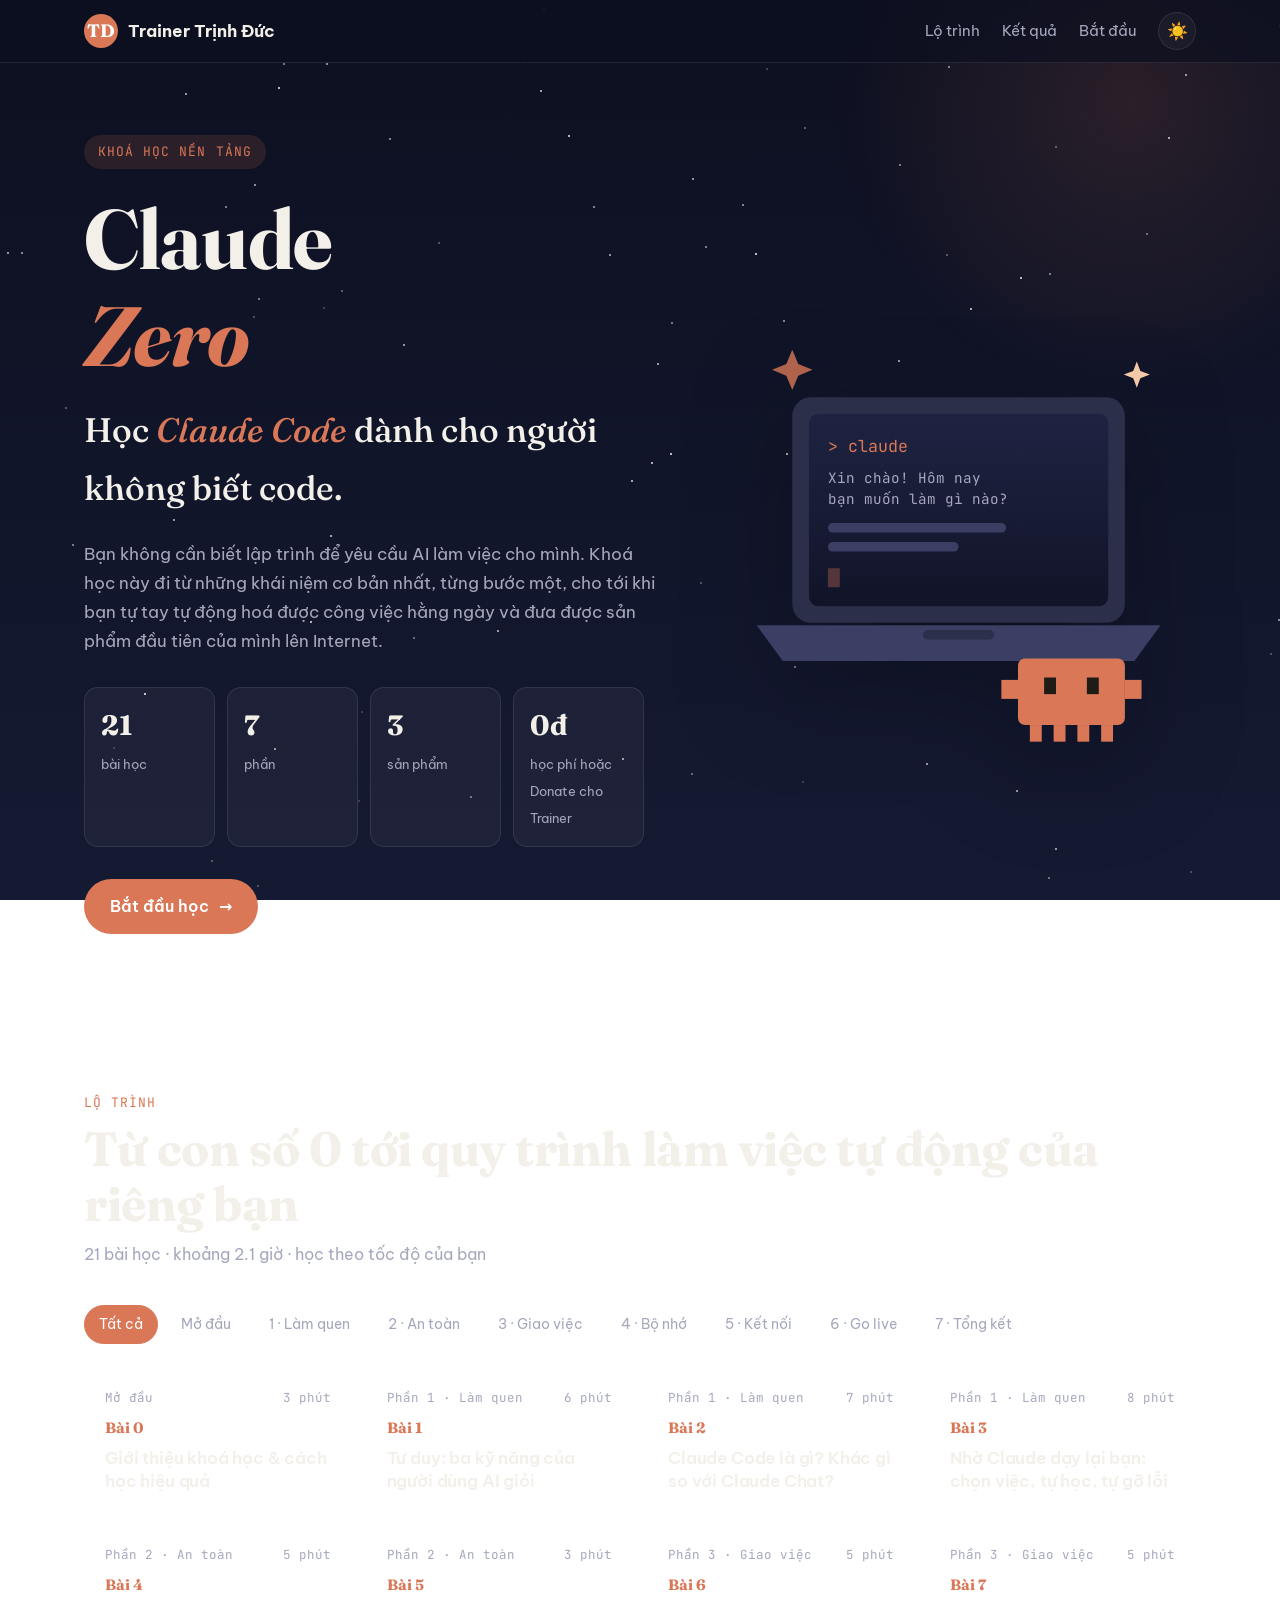
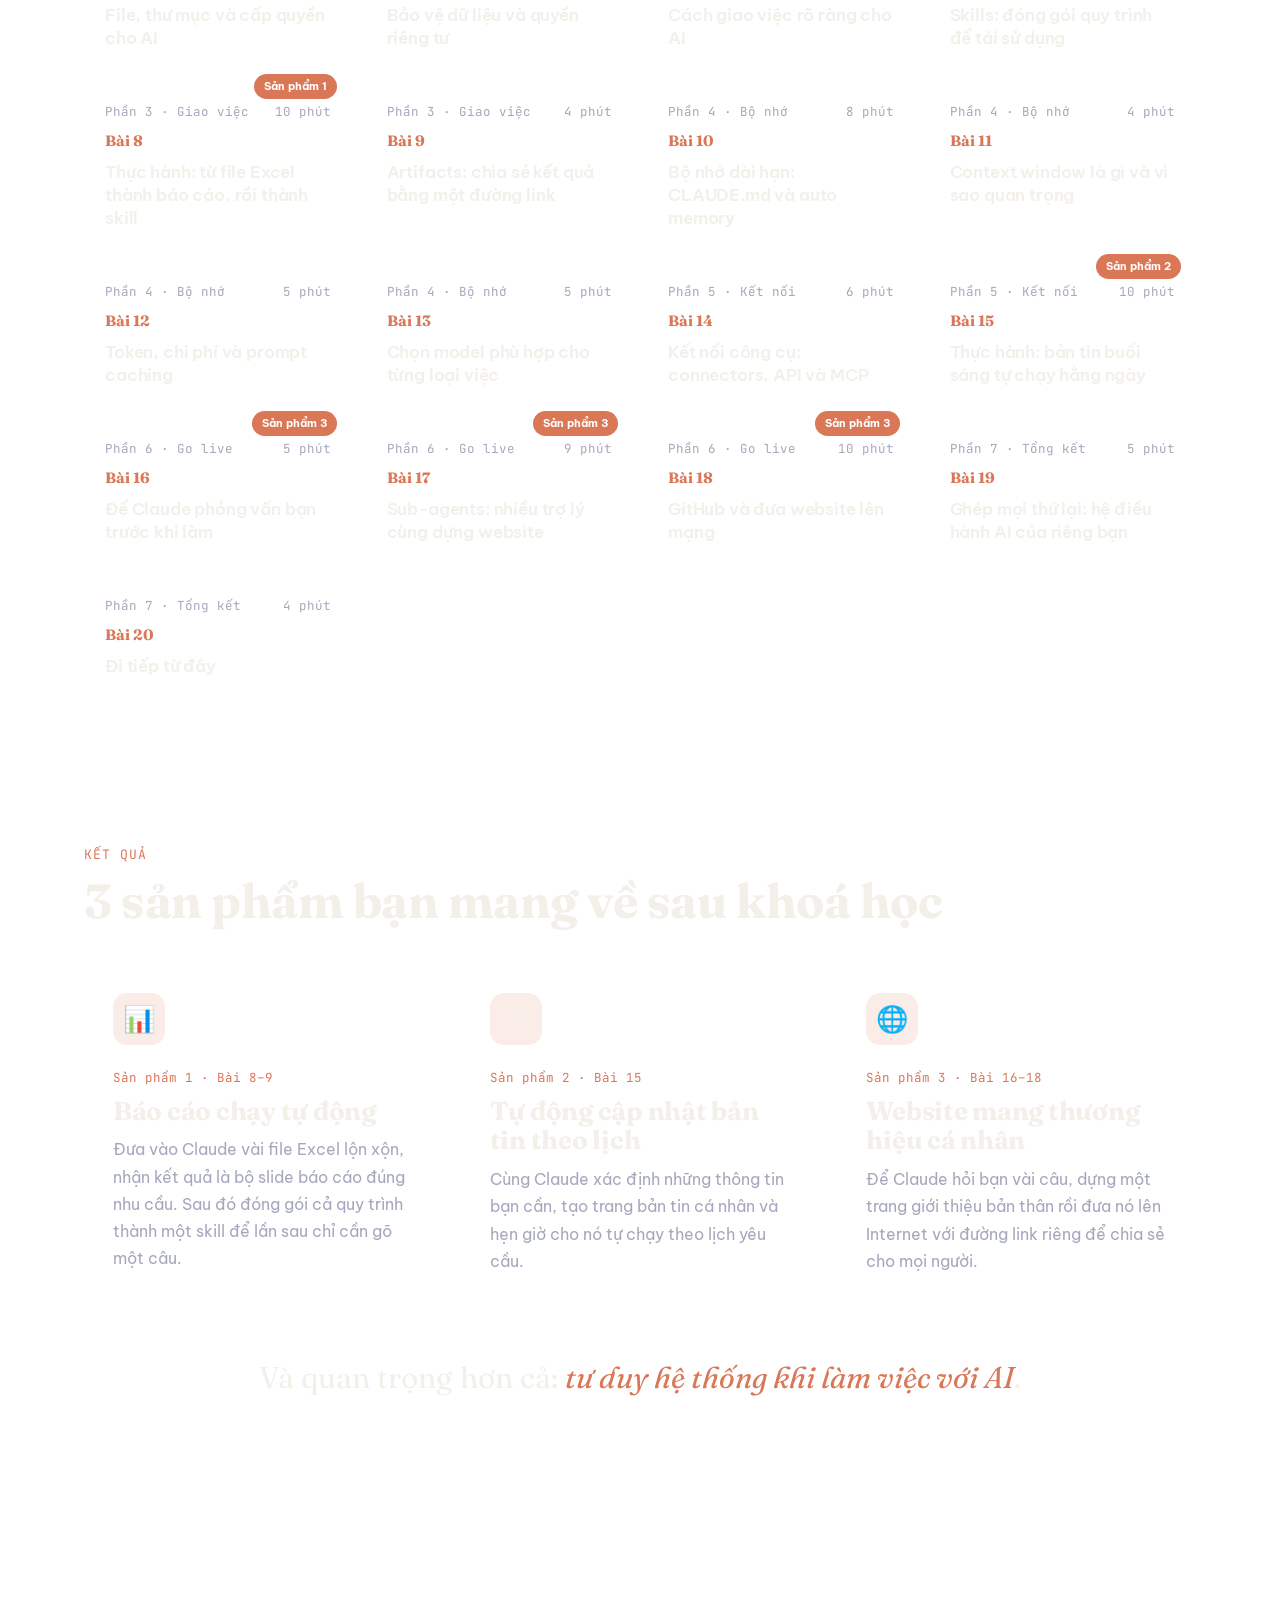
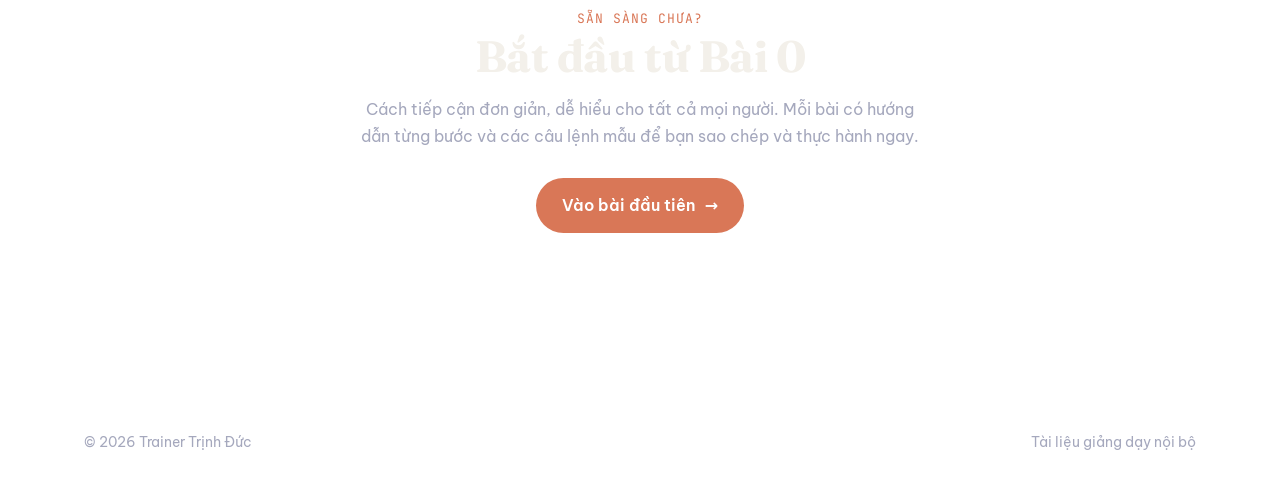
<file: index.html>
<!DOCTYPE html>
<html lang="vi" data-theme="dark">
<head>
<meta charset="UTF-8" />
<meta name="viewport" content="width=device-width, initial-scale=1.0" />
<title>Claude Code cho người không biết code · Khoá học nền tảng</title>
<meta name="description" content="Khoá học Claude Code nền tảng dành cho người non-tech: 21 bài, 7 phần, 3 sản phẩm thực tế." />
<link rel="preconnect" href="https://fonts.googleapis.com" />
<link rel="preconnect" href="https://fonts.gstatic.com" crossorigin />
<link href="https://fonts.googleapis.com/css2?family=Fraunces:opsz,wght@9..144,500;9..144,700&family=Be+Vietnam+Pro:wght@400;500;600;700&family=JetBrains+Mono:wght@500&display=swap" rel="stylesheet" />
<link rel="stylesheet" href="style.css" />
</head>
<body>
  <div class="sky" id="sky"></div>
  <div class="glow"></div>

  <!-- ========== THANH ĐIỀU HƯỚNG (đổi tên thương hiệu ở đây) ========== -->
  <nav class="top">
    <div class="wrap">
      <a href="index.html" class="brand"><span class="brand-logo">TD</span><span>Trainer Trịnh Đức</span></a>
      <div class="nav-links">
        <a href="#lo-trinh" class="hide-sm">Lộ trình</a>
        <a href="#ket-qua" class="hide-sm">Kết quả</a>
        <a href="#bat-dau" class="hide-sm">Bắt đầu</a>
        <button class="toggle" id="toggle" title="Đổi giao diện sáng/tối">☀️</button>
      </div>
    </div>
  </nav>

  <main class="wrap">
    <!-- ========== HERO ========== -->
    <header class="hero">
      <div class="reveal">
        <span class="label">Khoá học nền tảng</span>
        <h1><span class="big">Claude</span><span class="big hl">Zero</span></h1>
        <p class="tagline">Học <span class="hl">Claude Code</span> dành cho người không biết code.</p>
        <p class="intro">
          Bạn không cần biết lập trình để yêu cầu AI làm việc cho mình. Khoá học này đi từ những khái niệm
          cơ bản nhất, từng bước một, cho tới khi bạn tự tay tự động hoá được công việc hằng ngày
          và đưa được sản phẩm đầu tiên của mình lên Internet.
        </p>
        <div class="stats">
          <div class="stat"><b id="stat-lessons">21</b><small>bài học</small></div>
          <div class="stat"><b id="stat-parts">7</b><small>phần</small></div>
          <div class="stat"><b>3</b><small>sản phẩm</small></div>
          <div class="stat"><b>0đ</b><small>học phí hoặc Donate cho Trainer</small></div>
        </div>
        <a href="lesson.html?b=0" class="btn" id="startBtn">Bắt đầu học <span class="arr">→</span></a>
        <p class="progress-line" id="progressLine"></p>
      </div>

      <!-- Hình minh hoạ tự vẽ (không dùng ảnh cá nhân) -->
      <div class="hero-art reveal" aria-hidden="true">
        <svg viewBox="0 0 400 380" xmlns="http://www.w3.org/2000/svg">
          <defs>
            <linearGradient id="scr" x1="0" y1="0" x2="0" y2="1">
              <stop offset="0" stop-color="#1e2342"/><stop offset="1" stop-color="#111428"/>
            </linearGradient>
          </defs>
          <rect x="60" y="70" width="280" height="190" rx="16" fill="#2b2f4a"/>
          <rect x="74" y="84" width="252" height="162" rx="8" fill="url(#scr)"/>
          <text x="90" y="116" font-family="JetBrains Mono, monospace" font-size="14" fill="#d97757">&gt; claude</text>
          <text x="90" y="142" font-family="JetBrains Mono, monospace" font-size="12" fill="#a5a8bd">Xin chào! Hôm nay</text>
          <text x="90" y="160" font-family="JetBrains Mono, monospace" font-size="12" fill="#a5a8bd">bạn muốn làm gì nào?</text>
          <rect x="90" y="176" width="150" height="8" rx="4" fill="#3a3f63"/>
          <rect x="90" y="192" width="110" height="8" rx="4" fill="#3a3f63"/>
          <rect x="90" y="214" width="10" height="16" fill="#d97757"><animate attributeName="opacity" values="1;0;1" dur="1s" repeatCount="indefinite"/></rect>
          <path d="M30 262 h340 l-22 30 h-296 z" fill="#3a3f63"/>
          <rect x="170" y="266" width="60" height="8" rx="4" fill="#2b2f4a"/>
          <g transform="translate(250 270)">
            <rect x="0" y="20" width="90" height="56" rx="6" fill="#d97757"/>
            <rect x="-14" y="38" width="14" height="16" fill="#d97757"/>
            <rect x="90" y="38" width="14" height="16" fill="#d97757"/>
            <rect x="22" y="36" width="10" height="14" fill="#1f1b16"/>
            <rect x="58" y="36" width="10" height="14" fill="#1f1b16"/>
            <rect x="10" y="76" width="10" height="14" fill="#d97757"/>
            <rect x="30" y="76" width="10" height="14" fill="#d97757"/>
            <rect x="50" y="76" width="10" height="14" fill="#d97757"/>
            <rect x="70" y="76" width="10" height="14" fill="#d97757"/>
          </g>
          <path d="M60 30 l5 12 l12 5 l-12 5 l-5 12 l-5 -12 l-12 -5 l12 -5z" fill="#d97757" opacity=".8"/>
          <path d="M350 40 l3 8 l8 3 l-8 3 l-3 8 l-3 -8 l-8 -3 l8 -3z" fill="#f3c9a8"/>
        </svg>
      </div>
    </header>

    <!-- ========== LỘ TRÌNH ========== -->
    <section id="lo-trinh">
      <div class="sec-head reveal">
        <span class="eyebrow">Lộ trình</span>
        <h2>Từ con số 0 tới quy trình làm việc tự động của riêng bạn</h2>
        <p id="summary"></p>
      </div>
      <div class="filters" id="filters"></div>
      <div class="lessons" id="lessons"></div>
    </section>

    <!-- ========== KẾT QUẢ ========== -->
    <section id="ket-qua">
      <div class="sec-head reveal">
        <span class="eyebrow">Kết quả</span>
        <h2>3 sản phẩm bạn mang về sau khoá học</h2>
      </div>
      <div class="outcomes">
        <a class="outcome reveal" href="lesson.html?b=8">
          <div class="icon">📊</div>
          <small>Sản phẩm 1 · Bài 8–9</small>
          <h3>Báo cáo chạy tự động</h3>
          <p>Đưa vào Claude vài file Excel lộn xộn, nhận kết quả là bộ slide báo cáo đúng nhu cầu. Sau đó đóng gói cả quy trình thành một skill để lần sau chỉ cần gõ một câu.</p>
        </a>
        <a class="outcome reveal" href="lesson.html?b=15">
          <div class="icon">☀️</div>
          <small>Sản phẩm 2 · Bài 15</small>
          <h3>Tự động cập nhật bản tin theo lịch</h3>
          <p>Cùng Claude xác định những thông tin bạn cần, tạo trang bản tin cá nhân và hẹn giờ cho nó tự chạy theo lịch yêu cầu.</p>
        </a>
        <a class="outcome reveal" href="lesson.html?b=16">
          <div class="icon">🌐</div>
          <small>Sản phẩm 3 · Bài 16–18</small>
          <h3>Website mang thương hiệu cá nhân</h3>
          <p>Để Claude hỏi bạn vài câu, dựng một trang giới thiệu bản thân rồi đưa nó lên Internet với đường link riêng để chia sẻ cho mọi người.</p>
        </a>
      </div>
      <p class="bonus reveal">Và quan trọng hơn cả: <span class="hl">tư duy hệ thống khi làm việc với AI</span>.</p>
    </section>

    <!-- ========== CTA ========== -->
    <section id="bat-dau">
      <div class="cta reveal">
        <span class="eyebrow">Sẵn sàng chưa?</span>
        <h2>Bắt đầu từ Bài 0</h2>
        <p>Cách tiếp cận đơn giản, dễ hiểu cho tất cả mọi người. Mỗi bài có hướng dẫn từng bước và các câu lệnh mẫu để bạn sao chép và thực hành ngay.</p>
        <a href="lesson.html?b=0" class="btn">Vào bài đầu tiên <span class="arr">→</span></a>
      </div>
    </section>
  </main>

  <footer>
    <div class="wrap">
      <span>© 2026 Trainer Trịnh Đức</span>
      <span>Tài liệu giảng dạy nội bộ</span>
    </div>
  </footer>

<!-- Danh sách bài học nằm trong lessons-data.js -->
<script src="lessons-data.js"></script>
<script src="common.js"></script>
<script>
  const LESSONS = window.LESSONS;
  const partLabel = p => p === "Mở đầu" ? "Mở đầu" : "Phần " + p;
  const lessonsEl = document.getElementById("lessons");
  const filtersEl = document.getElementById("filters");
  const parts = ["Tất cả", ...new Set(LESSONS.map(l => l.part))];
  const totalMin = LESSONS.reduce((s, l) => s + l.min, 0);
  document.getElementById("summary").textContent =
    `${LESSONS.length} bài học · khoảng ${Math.round(totalMin / 6) / 10} giờ · học theo tốc độ của bạn`;
  document.getElementById("stat-lessons").textContent = LESSONS.length;
  document.getElementById("stat-parts").textContent = parts.length - 2; // bỏ "Tất cả" và "Mở đầu"

  // Tiến độ
  const done = Progress.all();
  if (done.length) {
    const nextIdx = LESSONS.findIndex((_, i) => !done.includes(i));
    document.getElementById("progressLine").innerHTML =
      `Bạn đã hoàn thành <b>${done.length}/${LESSONS.length}</b> bài.`;
    if (nextIdx >= 0) {
      const sb = document.getElementById("startBtn");
      sb.href = `lesson.html?b=${nextIdx}`;
      sb.innerHTML = `Học tiếp Bài ${nextIdx} <span class="arr">→</span>`;
    }
  }

  function render(filter = "Tất cả") {
    lessonsEl.innerHTML = LESSONS.map((l, i) => ({ ...l, i }))
      .filter(l => filter === "Tất cả" || l.part === filter)
      .map(l => `
        <a class="lesson ${done.includes(l.i) ? "done" : ""}" href="lesson.html?b=${l.i}">
          ${l.tag ? `<span class="badge">${l.tag}</span>` : ""}
          <div class="meta"><span>${partLabel(l.part)}</span><span>${done.includes(l.i) ? "✓ Đã học" : l.min + " phút"}</span></div>
          <span class="num">Bài ${l.i}</span>
          <h3>${l.title}</h3>
        </a>`).join("");
  }
  filtersEl.innerHTML = parts.map((p, i) =>
    `<button class="chip ${i === 0 ? "active" : ""}" data-p="${p}">${p}</button>`).join("");
  filtersEl.addEventListener("click", e => {
    if (!e.target.dataset.p) return;
    filtersEl.querySelectorAll(".chip").forEach(c => c.classList.toggle("active", c === e.target));
    render(e.target.dataset.p);
  });
  render();
  observeReveal();
</script>
</body>
</html>
</file>
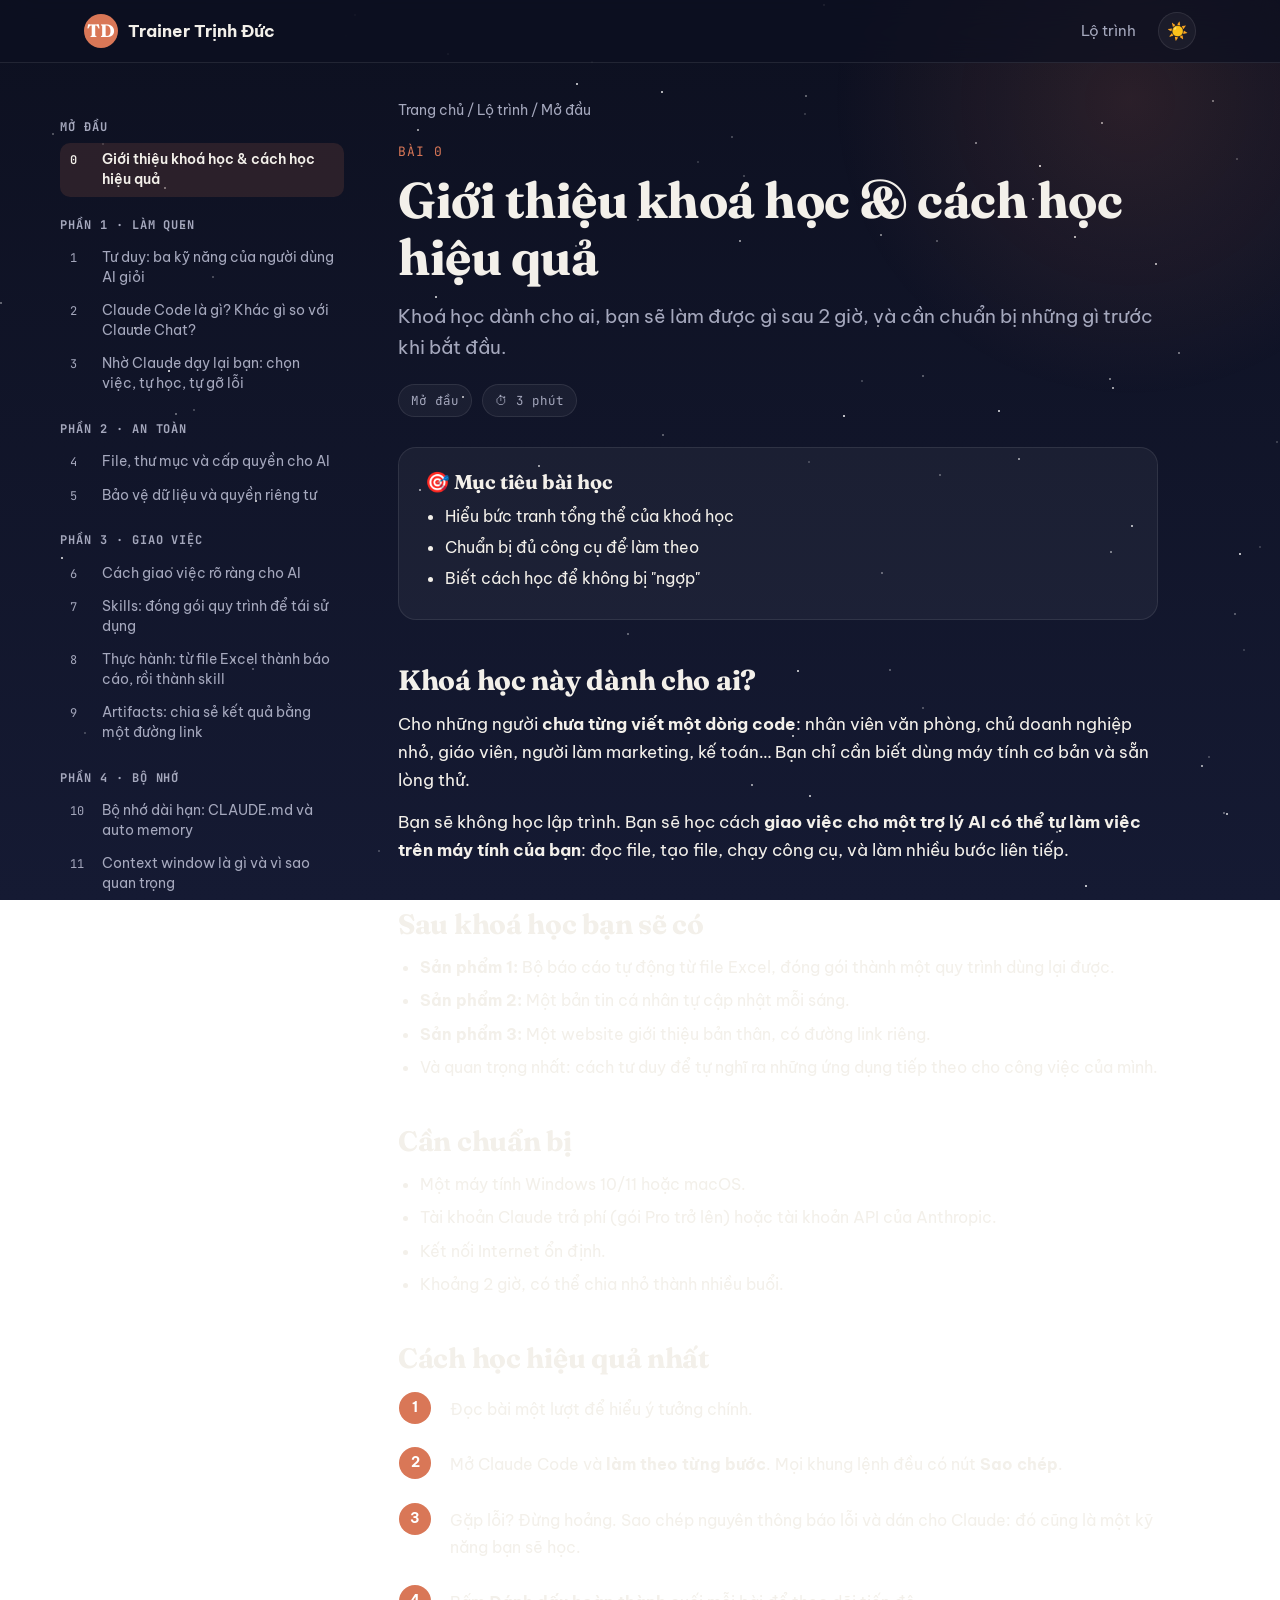
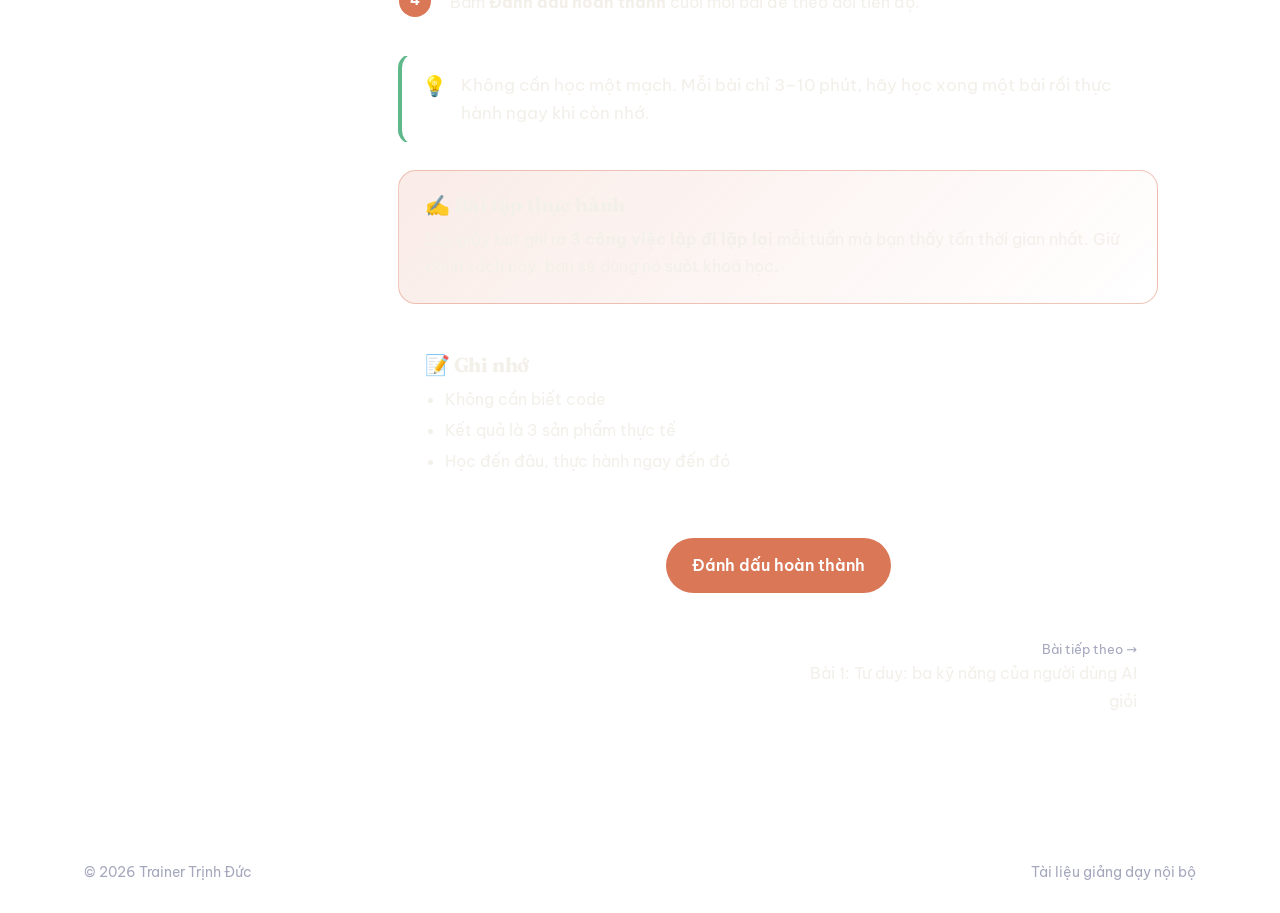
<file: lesson.html>
<!DOCTYPE html>
<html lang="vi" data-theme="dark">
<head>
<meta charset="UTF-8" />
<meta name="viewport" content="width=device-width, initial-scale=1.0" />
<title>Bài học · Claude Zero</title>
<link rel="preconnect" href="https://fonts.googleapis.com" />
<link rel="preconnect" href="https://fonts.gstatic.com" crossorigin />
<link href="https://fonts.googleapis.com/css2?family=Fraunces:opsz,wght@9..144,500;9..144,700&family=Be+Vietnam+Pro:wght@400;500;600;700&family=JetBrains+Mono:wght@500&display=swap" rel="stylesheet" />
<link rel="stylesheet" href="style.css" />
</head>
<body>
  <div class="readbar" id="readbar"></div>
  <div class="sky" id="sky"></div>
  <div class="glow"></div>

  <nav class="top">
    <div class="wrap">
      <a href="index.html" class="brand"><span class="brand-logo">TD</span><span>Trainer Trịnh Đức</span></a>
      <div class="nav-links">
        <button class="btn ghost menu-btn" id="menuBtn" style="padding:8px 16px">☰ Bài học</button>
        <a href="index.html#lo-trinh" class="hide-sm">Lộ trình</a>
        <button class="toggle" id="toggle" title="Đổi giao diện sáng/tối">☀️</button>
      </div>
    </div>
  </nav>

  <div class="wrap layout">
    <aside class="sidebar" id="sidebar"></aside>
    <article id="article"></article>
  </div>

  <footer>
    <div class="wrap">
      <span>© 2026 Trainer Trịnh Đức</span>
      <span>Tài liệu giảng dạy nội bộ</span>
    </div>
  </footer>

<script src="lessons-data.js"></script>
<script src="common.js"></script>
<script>
  const L = window.LESSONS;
  let id = parseInt(new URLSearchParams(location.search).get("b"), 10);
  if (isNaN(id) || id < 0 || id >= L.length) id = 0;
  const les = L[id];
  const partLabel = p => p === "Mở đầu" ? "Mở đầu" : "Phần " + p;
  const esc = s => s.replace(/&/g, "&amp;").replace(/</g, "&lt;").replace(/>/g, "&gt;");
  document.title = `Bài ${id}: ${les.title} · Claude Zero`;

  // ---------- Sidebar ----------
  function renderSidebar() {
    let html = "", last = "";
    L.forEach((l, i) => {
      if (l.part !== last) { html += `<h4>${partLabel(l.part)}</h4>`; last = l.part; }
      const done = Progress.has(i);
      html += `<a href="lesson.html?b=${i}" class="${i === id ? "current" : ""} ${done ? "done" : ""}">
        <span class="n">${done ? "✓" : i}</span><span>${l.title}</span></a>`;
    });
    document.getElementById("sidebar").innerHTML = html;
  }
  renderSidebar();
  document.getElementById("menuBtn").onclick = () => document.getElementById("sidebar").classList.toggle("open");

  // ---------- Nội dung ----------
  const icons = { tip: "💡", warn: "⚠️", note: "📌" };
  const block = ([type, a, b]) => {
    switch (type) {
      case "h": return `<h2>${a}</h2>`;
      case "p": return `<p>${a}</p>`;
      case "list": return `<ul>${a.map(x => `<li>${x}</li>`).join("")}</ul>`;
      case "steps": return `<ol class="steps">${a.map(x => `<li>${x}</li>`).join("")}</ol>`;
      case "code": return codeBox(a, b, false);
      case "prompt": return codeBox("Prompt gửi Claude", a, true);
      case "tip": case "warn": case "note":
        return `<div class="callout ${type}"><span class="ic">${icons[type]}</span><p>${a}</p></div>`;
      default: return "";
    }
  };
  function codeBox(label, text, isPrompt) {
    return `<div class="code ${isPrompt ? "prompt" : ""}">
      <div class="code-head"><span class="dots"><span></span><span></span><span></span> ${esc(label)}</span>
      <button class="copy">Sao chép</button></div><pre>${esc(text)}</pre></div>`;
  }

  const prev = L[id - 1], next = L[id + 1];
  document.getElementById("article").innerHTML = `
    <div class="crumb"><a href="index.html">Trang chủ</a> / <a href="index.html#lo-trinh">Lộ trình</a> / ${partLabel(les.part)}</div>
    <span class="eyebrow">Bài ${id}</span>
    <h1>${les.title}</h1>
    <p class="lead">${les.lead}</p>
    <div class="meta-row">
      <span class="pill">${partLabel(les.part)}</span>
      <span class="pill">⏱ ${les.min} phút</span>
      ${les.tag ? `<span class="pill acc">${les.tag}</span>` : ""}
    </div>
    <div class="box"><h3>🎯 Mục tiêu bài học</h3><ul>${les.goals.map(g => `<li>${g}</li>`).join("")}</ul></div>
    <div class="body">${les.body.map(block).join("")}</div>
    <div class="box exercise"><h3>✍️ Bài tập thực hành</h3><p>${les.exercise}</p></div>
    <div class="box"><h3>📝 Ghi nhớ</h3><ul>${les.recap.map(r => `<li>${r}</li>`).join("")}</ul></div>
    <div class="done-row"><button class="btn" id="doneBtn"></button></div>
    <div class="pager">
      ${prev ? `<a href="lesson.html?b=${id - 1}"><small>← Bài trước</small>Bài ${id - 1}: ${prev.title}</a>` : ""}
      ${next ? `<a class="next" href="lesson.html?b=${id + 1}"><small>Bài tiếp theo →</small>Bài ${id + 1}: ${next.title}</a>`
             : `<a class="next" href="index.html"><small>Hoàn thành khoá học 🎉</small>Về trang chủ</a>`}
    </div>`;

  // ---------- Sao chép ----------
  document.querySelectorAll(".copy").forEach(btn => btn.onclick = async () => {
    const text = btn.closest(".code").querySelector("pre").textContent;
    try { await navigator.clipboard.writeText(text); }
    catch { const t = document.createElement("textarea"); t.value = text; document.body.appendChild(t); t.select(); document.execCommand("copy"); t.remove(); }
    btn.textContent = "Đã chép ✓"; btn.classList.add("ok");
    setTimeout(() => { btn.textContent = "Sao chép"; btn.classList.remove("ok"); }, 1600);
  });

  // ---------- Hoàn thành ----------
  const doneBtn = document.getElementById("doneBtn");
  const syncDone = () => doneBtn.innerHTML = Progress.has(id) ? "✓ Đã hoàn thành (bấm để bỏ)" : "Đánh dấu hoàn thành";
  syncDone();
  doneBtn.onclick = () => {
    const nowDone = Progress.toggle(id); syncDone(); renderSidebar();
    if (nowDone && next) setTimeout(() => location.href = `lesson.html?b=${id + 1}`, 500);
  };

  // ---------- Thanh tiến độ đọc ----------
  const bar = document.getElementById("readbar");
  addEventListener("scroll", () => {
    const h = document.documentElement.scrollHeight - innerHeight;
    bar.style.width = (h > 0 ? scrollY / h * 100 : 0) + "%";
  });
</script>
</body>
</html>
</file>
<file: style.css>
/* ========== CHỈNH MÀU Ở ĐÂY ========== */
:root {
  --accent: #d97757;
  --accent-soft: rgba(217,119,87,.14);
  --radius: 18px;
  --font-display: "Fraunces", Georgia, serif;
  --font-body: "Be Vietnam Pro", system-ui, sans-serif;
  --font-mono: "JetBrains Mono", ui-monospace, monospace;
}
[data-theme="dark"] {
  --bg: #0d1020; --bg2: #151a33; --card: rgba(255,255,255,.045); --code: #0a0c18;
  --border: rgba(255,255,255,.09); --ink: #f3f0ea; --muted: #a5a8bd; --star: 1;
}
[data-theme="light"] {
  --bg: #faf6ef; --bg2: #f1e9dc; --card: rgba(255,255,255,.75); --code: #1f1b2e;
  --border: rgba(30,25,20,.1); --ink: #1f1b16; --muted: #6b6359; --star: 0;
}

* { box-sizing: border-box; margin: 0; padding: 0; }
html { scroll-behavior: smooth; }
body {
  font-family: var(--font-body); color: var(--ink); line-height: 1.7;
  background: linear-gradient(180deg, var(--bg) 0%, var(--bg2) 100%) fixed;
  min-height: 100vh; transition: background .4s, color .4s;
}
a { color: inherit; }
.wrap { max-width: 1160px; margin: 0 auto; padding: 0 24px; }

/* Bầu trời sao */
.sky { position: fixed; inset: 0; pointer-events: none; z-index: -1; opacity: var(--star); transition: opacity .5s; }
.sky span { position: absolute; width: 2px; height: 2px; border-radius: 50%; background: #fff; animation: twinkle 3s infinite ease-in-out; }
.glow { position: fixed; top: -200px; right: -150px; width: 600px; height: 600px; border-radius: 50%;
  background: radial-gradient(circle, var(--accent-soft), transparent 70%); z-index: -1; pointer-events: none; }
@keyframes twinkle { 50% { opacity: .2; } }

/* Nav */
nav.top { position: sticky; top: 0; z-index: 20; backdrop-filter: blur(14px); background: color-mix(in srgb, var(--bg) 72%, transparent); border-bottom: 1px solid var(--border); }
nav.top .wrap { display: flex; align-items: center; gap: 16px; padding-top: 12px; padding-bottom: 12px; }
.brand { display: flex; align-items: center; gap: 10px; font-weight: 700; text-decoration: none; font-size: 17px; }
.brand-logo { width: 34px; height: 34px; border-radius: 50%; display: grid; place-items: center; background: var(--accent); color: #fff; font-family: var(--font-display); font-size: 18px; }
.nav-links { margin-left: auto; display: flex; gap: 22px; align-items: center; }
.nav-links a { text-decoration: none; color: var(--muted); font-size: 15px; }
.nav-links a:hover { color: var(--ink); }
.toggle { border: 1px solid var(--border); background: var(--card); color: var(--ink); width: 38px; height: 38px; border-radius: 50%; cursor: pointer; font-size: 17px; }
@media (max-width: 760px) { .nav-links a.hide-sm { display: none; } }

/* Buttons */
.btn { display: inline-flex; align-items: center; gap: 10px; padding: 14px 26px; border-radius: 999px; font-weight: 600;
  text-decoration: none; background: var(--accent); color: #fff; transition: transform .2s, box-shadow .2s; border: 0; cursor: pointer; font: inherit; font-weight: 600; }
.btn:hover { transform: translateY(-2px); box-shadow: 0 10px 30px -8px var(--accent); }
.btn .arr { transition: transform .2s; }
.btn:hover .arr { transform: translateX(4px); }
.btn.ghost { background: var(--card); color: var(--ink); border: 1px solid var(--border); }

/* Hero */
.hero { display: grid; grid-template-columns: 1.1fr .9fr; gap: 56px; align-items: center; padding: 72px 0 64px; }
@media (max-width: 900px) { .hero { grid-template-columns: 1fr; padding-top: 40px; } .hero-art { order: -1; max-width: 280px; margin: 0 auto; } }
.label { display: inline-block; font-family: var(--font-mono); font-size: 13px; letter-spacing: .08em; text-transform: uppercase;
  color: var(--accent); background: var(--accent-soft); padding: 6px 14px; border-radius: 999px; margin-bottom: 22px; }
h1, h2, h3 { font-family: var(--font-display); font-weight: 700; line-height: 1.15; letter-spacing: -.01em; }
.hero h1 { font-size: clamp(44px, 7vw, 84px); }
.hero h1 .big { display: block; }
.tagline { font-family: var(--font-display); font-size: clamp(24px, 3.2vw, 34px); margin: 18px 0 22px; font-weight: 500; }
.hl { color: var(--accent); font-style: italic; }
.intro { color: var(--muted); font-size: 17px; max-width: 580px; }
.stats { display: grid; grid-template-columns: repeat(4, 1fr); gap: 12px; margin: 32px 0; max-width: 560px; }
.stat { background: var(--card); border: 1px solid var(--border); border-radius: 14px; padding: 14px 16px; }
.stat b { display: block; font-family: var(--font-display); font-size: 28px; }
.stat small { color: var(--muted); font-size: 13px; }
@media (max-width: 520px) { .stats { grid-template-columns: repeat(2, 1fr); } }
.hero-art svg { width: 100%; height: auto; filter: drop-shadow(0 30px 50px rgba(0,0,0,.25)); animation: float 5s ease-in-out infinite; }
@keyframes float { 50% { transform: translateY(-12px); } }
.progress-line { margin-top: 18px; color: var(--muted); font-size: 14px; }
.progress-line b { color: var(--accent); }

/* Sections */
section { padding: 72px 0; }
.sec-head { margin-bottom: 36px; }
.sec-head h2 { font-size: clamp(32px, 4.5vw, 48px); margin-top: 6px; }
.sec-head p { color: var(--muted); margin-top: 10px; }
.eyebrow { font-family: var(--font-mono); font-size: 13px; color: var(--accent); letter-spacing: .08em; text-transform: uppercase; }

/* Lộ trình */
.filters { display: flex; flex-wrap: wrap; gap: 8px; margin-bottom: 24px; }
.chip { border: 1px solid var(--border); background: var(--card); color: var(--muted); padding: 7px 14px; border-radius: 999px; cursor: pointer; font: inherit; font-size: 14px; }
.chip.active { background: var(--accent); color: #fff; border-color: var(--accent); }
.lessons { display: grid; grid-template-columns: repeat(auto-fill, minmax(260px, 1fr)); gap: 14px; }
.lesson { background: var(--card); border: 1px solid var(--border); border-radius: var(--radius); padding: 18px 20px;
  display: flex; flex-direction: column; gap: 6px; transition: transform .2s, border-color .2s; text-decoration: none; position: relative; }
.lesson:hover { transform: translateY(-3px); border-color: var(--accent); }
.lesson.done { border-color: color-mix(in srgb, var(--accent) 45%, transparent); }
.lesson .meta { display: flex; justify-content: space-between; font-size: 12.5px; color: var(--muted); font-family: var(--font-mono); }
.lesson .num { font-family: var(--font-display); font-size: 15px; color: var(--accent); font-weight: 700; }
.lesson h3 { font-family: var(--font-body); font-size: 16.5px; font-weight: 600; line-height: 1.4; }
.badge { position: absolute; top: -9px; right: 14px; background: var(--accent); color: #fff; font-size: 11px; font-weight: 700; padding: 3px 10px; border-radius: 999px; }

/* Kết quả */
.outcomes { display: grid; grid-template-columns: repeat(3, 1fr); gap: 18px; }
@media (max-width: 860px) { .outcomes { grid-template-columns: 1fr; } }
.outcome { background: var(--card); border: 1px solid var(--border); border-radius: var(--radius); padding: 28px; text-decoration: none; display: block; transition: border-color .2s; }
.outcome:hover { border-color: var(--accent); }
.outcome .icon { width: 52px; height: 52px; border-radius: 14px; display: grid; place-items: center; font-size: 26px; background: var(--accent-soft); margin-bottom: 18px; }
.outcome small { font-family: var(--font-mono); color: var(--accent); font-size: 12.5px; }
.outcome h3 { font-size: 26px; margin: 6px 0 10px; }
.outcome p { color: var(--muted); }
.bonus { text-align: center; font-family: var(--font-display); font-size: clamp(22px, 3vw, 30px); margin-top: 48px; }

/* CTA */
.cta { text-align: center; background: var(--card); border: 1px solid var(--border); border-radius: 28px; padding: 56px 24px; }
.cta h2 { font-size: clamp(30px, 4vw, 44px); }
.cta p { color: var(--muted); max-width: 560px; margin: 14px auto 28px; }

footer { border-top: 1px solid var(--border); padding: 28px 0; color: var(--muted); font-size: 14px; margin-top: 40px; }
footer .wrap { display: flex; justify-content: space-between; flex-wrap: wrap; gap: 10px; }

.reveal { opacity: 0; transform: translateY(18px); transition: opacity .7s, transform .7s; }
.reveal.in { opacity: 1; transform: none; }

/* ================= TRANG BÀI HỌC ================= */
.readbar { position: fixed; top: 0; left: 0; height: 3px; background: var(--accent); width: 0; z-index: 30; }
.layout { display: grid; grid-template-columns: 290px 1fr; gap: 48px; padding: 36px 0 60px; }
@media (max-width: 980px) { .layout { grid-template-columns: 1fr; } .sidebar { display: none; } .sidebar.open { display: block; } }
.sidebar { position: sticky; top: 84px; align-self: start; max-height: calc(100vh - 100px); overflow-y: auto; padding-right: 6px; }
.sidebar h4 { font-family: var(--font-mono); font-size: 12px; text-transform: uppercase; letter-spacing: .08em; color: var(--muted); margin: 18px 0 6px; }
.sidebar a { display: flex; gap: 10px; align-items: baseline; padding: 7px 10px; border-radius: 10px; font-size: 14px; text-decoration: none; color: var(--muted); line-height: 1.4; }
.sidebar a:hover { background: var(--card); color: var(--ink); }
.sidebar a.current { background: var(--accent-soft); color: var(--ink); font-weight: 600; }
.sidebar a .n { font-family: var(--font-mono); font-size: 12px; min-width: 22px; }
.sidebar a.done .n { color: var(--accent); }
.menu-btn { display: none; }
@media (max-width: 980px) { .menu-btn { display: inline-flex; } }

article { max-width: 760px; min-width: 0; }
.crumb { font-size: 14px; color: var(--muted); margin-bottom: 14px; }
.crumb a { text-decoration: none; }
.crumb a:hover { color: var(--accent); }
article h1 { font-size: clamp(32px, 5vw, 50px); margin: 8px 0 14px; }
.lead { font-size: 18.5px; color: var(--muted); }
.meta-row { display: flex; flex-wrap: wrap; gap: 10px; margin: 20px 0 30px; }
.pill { font-family: var(--font-mono); font-size: 12.5px; padding: 5px 12px; border-radius: 999px; background: var(--card); border: 1px solid var(--border); color: var(--muted); }
.pill.acc { background: var(--accent); color: #fff; border-color: var(--accent); }

.box { background: var(--card); border: 1px solid var(--border); border-radius: var(--radius); padding: 22px 26px; margin: 26px 0; }
.box h3 { font-size: 20px; margin-bottom: 10px; }
.box ul { padding-left: 20px; }
.box li { margin: 4px 0; }

article .body h2 { font-size: 28px; margin: 44px 0 14px; }
article .body p { margin: 14px 0; font-size: 16.5px; }
article .body ul { padding-left: 22px; margin: 14px 0; }
article .body li { margin: 6px 0; }
article code { font-family: var(--font-mono); font-size: .88em; background: var(--accent-soft); color: var(--ink); padding: 2px 7px; border-radius: 6px; }
article b { color: var(--ink); }

ol.steps { list-style: none; counter-reset: s; margin: 18px 0; }
ol.steps li { counter-increment: s; position: relative; padding: 4px 0 18px 50px; border-left: 2px dashed var(--border); margin-left: 16px; padding-left: 34px; }
ol.steps li:last-child { border-left-color: transparent; }
ol.steps li::before { content: counter(s); position: absolute; left: -17px; top: 0; width: 32px; height: 32px; border-radius: 50%;
  background: var(--accent); color: #fff; display: grid; place-items: center; font-weight: 700; font-size: 14px; }

.code { margin: 18px 0; border-radius: 14px; overflow: hidden; border: 1px solid var(--border); background: var(--code); }
.code-head { display: flex; justify-content: space-between; align-items: center; padding: 8px 14px; background: rgba(255,255,255,.05); font-family: var(--font-mono); font-size: 12px; color: #a5a8bd; }
.code-head .dots span { display: inline-block; width: 9px; height: 9px; border-radius: 50%; margin-right: 5px; background: #3a3f63; }
.code-head .dots span:first-child { background: var(--accent); }
.copy { background: transparent; border: 1px solid rgba(255,255,255,.15); color: #e7e4dc; border-radius: 8px; padding: 4px 10px; cursor: pointer; font: inherit; }
.copy:hover { border-color: var(--accent); }
.copy.ok { background: var(--accent); border-color: var(--accent); color: #fff; }
.code pre { padding: 16px 18px; overflow-x: auto; font-family: var(--font-mono); font-size: 13.5px; line-height: 1.65; color: #ece8df; white-space: pre-wrap; word-break: break-word; }
.code.prompt pre { font-family: var(--font-body); font-size: 15px; }

.callout { display: flex; gap: 14px; padding: 16px 20px; border-radius: 14px; margin: 20px 0; border: 1px solid var(--border); background: var(--card); }
.callout .ic { font-size: 20px; line-height: 1.5; }
.callout.tip { border-left: 4px solid #5fb88a; }
.callout.warn { border-left: 4px solid #e2b04a; }
.callout.note { border-left: 4px solid var(--accent); }
.callout p { margin: 0 !important; }

.exercise { background: linear-gradient(135deg, var(--accent-soft), transparent); border: 1px solid color-mix(in srgb, var(--accent) 40%, transparent); }
.done-row { display: flex; justify-content: center; margin: 36px 0 10px; }
.pager { display: grid; grid-template-columns: 1fr 1fr; gap: 14px; margin-top: 28px; }
.pager a { background: var(--card); border: 1px solid var(--border); border-radius: var(--radius); padding: 16px 20px; text-decoration: none; transition: border-color .2s; }
.pager a:hover { border-color: var(--accent); }
.pager small { color: var(--muted); font-size: 13px; display: block; }
.pager .next { text-align: right; grid-column: 2; }
</file>
